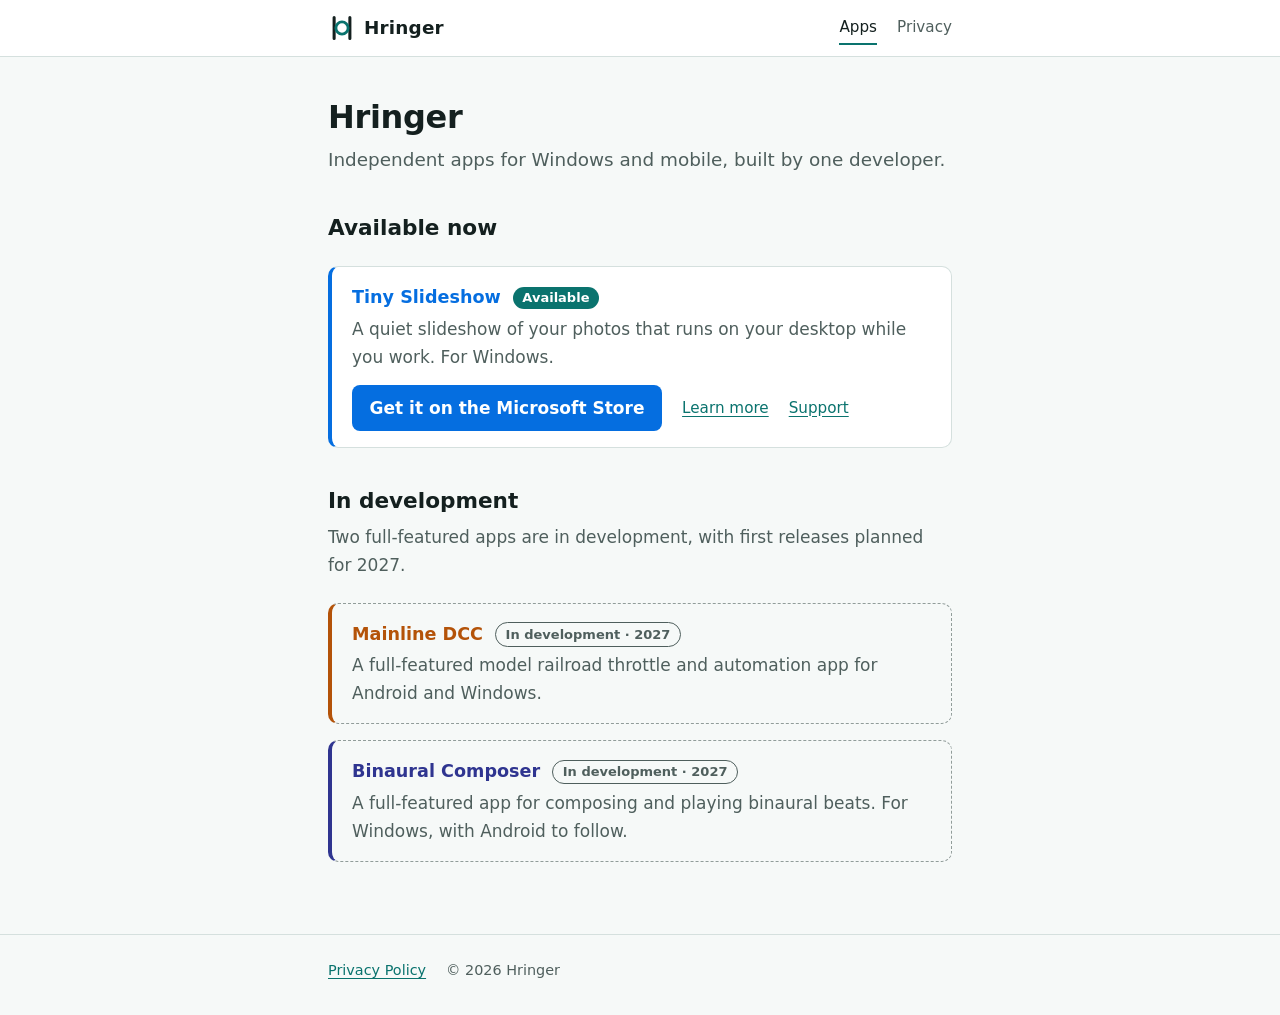
<file: index.html>
<!DOCTYPE html>
<html lang="en">
<head>
  <meta charset="UTF-8">
  <meta name="viewport" content="width=device-width, initial-scale=1.0">
  <meta name="description" content="Independent apps for Windows and mobile, built by one developer.">
  <title>Hringer</title>
  <link rel="icon" href="/assets/hringer-tile.svg" type="image/svg+xml">
  <link rel="icon" href="/favicon.ico" sizes="48x48">
  <link rel="apple-touch-icon" href="/assets/apple-touch-icon.png">
  <link rel="stylesheet" href="/assets/site.css">
</head>
<body>
  <header class="site-header">
    <div class="site-header__inner">
      <a class="brand" href="/"><img src="/assets/hringer-mark.svg" alt=""> Hringer</a>
      <nav class="site-nav" aria-label="Site">
      <a href="/" aria-current="page">Apps</a>
      <a href="/privacy">Privacy</a>
      </nav>
    </div>
  </header>
  <main class="site-main">
    <h1>Hringer</h1>
    <p class="tagline">Independent apps for Windows and mobile, built by one developer.</p>

    <h2 id="available">Available now</h2>
    <ul class="cards">
      <li><div class="card" data-product="tiny-slideshow">
        <div class="card__head"><span class="card__title">Tiny Slideshow</span><span class="status status--available">Available</span></div>
        <span class="card__desc">A quiet slideshow of your photos that runs on your desktop while you work. For Windows.</span>
        <p class="card__actions"><a class="button" href="https://apps.microsoft.com/detail/9ND55R7XN4SM">Get it on the Microsoft Store</a><a href="https://tiny-slideshow.hringer.com">Learn more</a><a href="https://tiny-slideshow.hringer.com/support">Support</a></p>
      </div></li>
    </ul>

    <h2 id="in-development">In development</h2>
    <p class="lead">Two full-featured apps are in development, with first releases planned for 2027.</p>
    <ul class="cards">
      <li><a class="card card--soon" data-product="mainline-dcc" href="https://mainline-dcc.hringer.com"><span class="card__head"><span class="card__title">Mainline DCC</span><span class="status status--soon">In development &middot; 2027</span></span><span class="card__desc">A full-featured model railroad throttle and automation app for Android and Windows.</span></a></li>
      <li><a class="card card--soon" data-product="binaural-composer" href="https://binaural-composer.hringer.com"><span class="card__head"><span class="card__title">Binaural Composer</span><span class="status status--soon">In development &middot; 2027</span></span><span class="card__desc">A full-featured app for composing and playing binaural beats. For Windows, with Android to follow.</span></a></li>
    </ul>
  </main>
  <footer class="site-footer">
    <div class="site-footer__inner">
      <a href="/privacy">Privacy Policy</a>
      <span>© 2026 Hringer</span>
    </div>
  </footer>
</body>
</html>
</file>
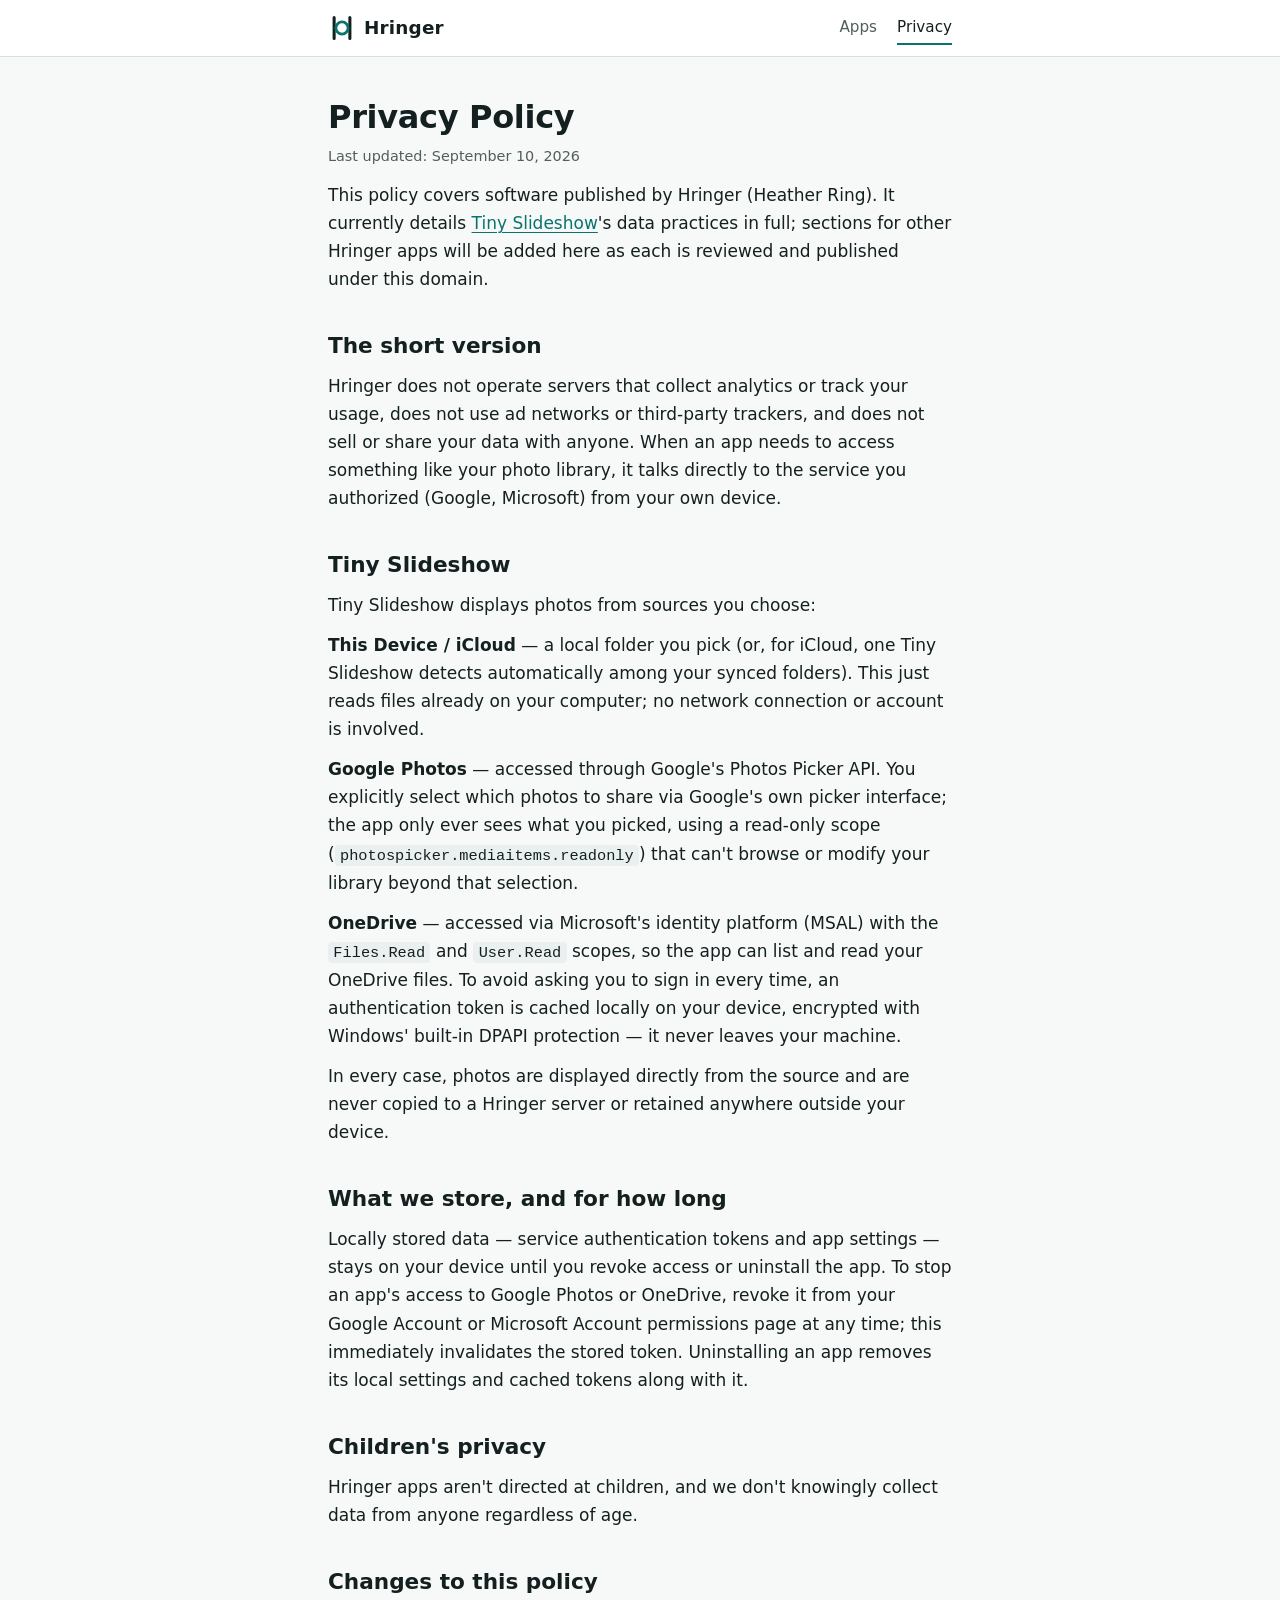
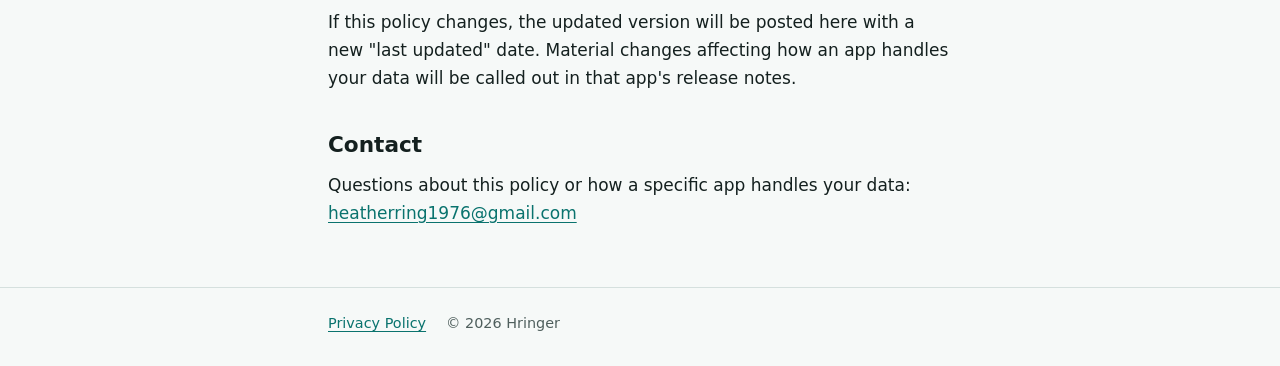
<file: privacy/index.html>
<!DOCTYPE html>
<html lang="en">
<head>
  <meta charset="UTF-8">
  <meta name="viewport" content="width=device-width, initial-scale=1.0">
  <meta name="description" content="Privacy policy for software published by Hringer.">
  <title>Privacy Policy — Hringer</title>
  <link rel="icon" href="/assets/hringer-tile.svg" type="image/svg+xml">
  <link rel="icon" href="/favicon.ico" sizes="48x48">
  <link rel="apple-touch-icon" href="/assets/apple-touch-icon.png">
  <link rel="stylesheet" href="/assets/site.css">
</head>
<body>
  <header class="site-header">
    <div class="site-header__inner">
      <a class="brand" href="/"><img src="/assets/hringer-mark.svg" alt=""> Hringer</a>
      <nav class="site-nav" aria-label="Site">
      <a href="/">Apps</a>
      <a href="/privacy" aria-current="page">Privacy</a>
      </nav>
    </div>
  </header>
  <main class="site-main">
    <h1>Privacy Policy</h1>
    <p class="updated">Last updated: September 10, 2026</p>

    <p>This policy covers software published by Hringer (Heather Ring). It currently details
    <a href="https://tiny-slideshow.hringer.com">Tiny Slideshow</a>'s data practices in full; sections
    for other Hringer apps will be added here as each is reviewed and published under this domain.</p>

    <h2>The short version</h2>
    <p>Hringer does not operate servers that collect analytics or track your usage, does not use
    ad networks or third-party trackers, and does not sell or share your data with anyone. When an
    app needs to access something like your photo library, it talks directly to the service you
    authorized (Google, Microsoft) from your own device.</p>

    <h2>Tiny Slideshow</h2>
    <p>Tiny Slideshow displays photos from sources you choose:</p>
    <p><strong>This Device / iCloud</strong> — a local folder you pick (or, for iCloud, one Tiny
    Slideshow detects automatically among your synced folders). This just reads files already on
    your computer; no network connection or account is involved.</p>
    <p><strong>Google Photos</strong> — accessed through Google's Photos Picker API. You explicitly
    select which photos to share via Google's own picker interface; the app only ever sees what you
    picked, using a read-only scope (<code>photospicker.mediaitems.readonly</code>) that can't
    browse or modify your library beyond that selection.</p>
    <p><strong>OneDrive</strong> — accessed via Microsoft's identity platform (MSAL) with the
    <code>Files.Read</code> and <code>User.Read</code> scopes, so the app can list and read your
    OneDrive files. To avoid asking you to sign in every time, an authentication token is cached
    locally on your device, encrypted with Windows' built-in DPAPI protection — it never leaves
    your machine.</p>
    <p>In every case, photos are displayed directly from the source and are never copied to a
    Hringer server or retained anywhere outside your device.</p>

    <h2>What we store, and for how long</h2>
    <p>Locally stored data — service authentication tokens and app settings — stays on your device
    until you revoke access or uninstall the app. To stop an app's access to Google Photos or
    OneDrive, revoke it from your Google Account or Microsoft Account permissions page at any time;
    this immediately invalidates the stored token. Uninstalling an app removes its local settings
    and cached tokens along with it.</p>

    <h2>Children's privacy</h2>
    <p>Hringer apps aren't directed at children, and we don't knowingly collect data from anyone
    regardless of age.</p>

    <h2>Changes to this policy</h2>
    <p>If this policy changes, the updated version will be posted here with a new "last updated"
    date. Material changes affecting how an app handles your data will be called out in that app's
    release notes.</p>

    <h2>Contact</h2>
    <p>Questions about this policy or how a specific app handles your data:
    <a href="mailto:heatherring1976@gmail.com">heatherring1976@gmail.com</a></p>
  </main>
  <footer class="site-footer">
    <div class="site-footer__inner">
      <a href="/privacy">Privacy Policy</a>
      <span>© 2026 Hringer</span>
    </div>
  </footer>
</body>
</html>
</file>
<file: assets/site.css>
/*
 * Hringer shared stylesheet — v0.5
 * Served from https://hringer.com/assets/site.css and linked by every Hringer site.
 *
 * Rules:
 *  - Pages carry NO inline <style> blocks. Layout/look lives here.
 *  - System fonts only, no external requests (matches the privacy policy: no third parties).
 *  - Colors come from the --hr-* tokens below. Never hard-code a color in a page.
 *  - A product site may override --hr-product (its accent) on <body>, nothing else.
 */

:root {
  color-scheme: light dark;

  /* Color — light */
  --hr-bg:        #f6f9f8;
  --hr-surface:   #ffffff;
  --hr-text:      #14201f;
  --hr-muted:     #4f5f5d;
  --hr-border:    #d5e0de;
  --hr-accent:    #0a736e;   /* the teal ring */
  --hr-accent-hover: #075a56;
  --hr-on-accent: #ffffff;
  --hr-focus:     #0a736e;
  --hr-code-bg:   #eaf0ef;

  /* Per-product accent hook (defaults to the brand accent) */
  --hr-product: var(--hr-accent);
  --hr-on-product: var(--hr-on-accent);

  /* Type */
  --hr-font: system-ui, -apple-system, "Segoe UI", Roboto, "Helvetica Neue", Arial, sans-serif;
  --hr-mono: ui-monospace, "Cascadia Mono", Consolas, Menlo, monospace;

  /* Scale */
  --hr-measure: 42rem;
  --hr-radius: 10px;
  --hr-gap: 1rem;
}

/* Per-product accents. Put data-product="<id>" on <body> (product site) or on a hub card.
   Used for the nav underline, card edge, title rule, card title and primary button. */
[data-product="tiny-slideshow"] { --hr-product: #056ee0; --hr-on-product: #ffffff; }
[data-product="mainline-dcc"]   { --hr-product: #b45309; --hr-on-product: #ffffff; }
[data-product="binaural-composer"] { --hr-product: #2f3590; --hr-on-product: #ffffff; }

@media (prefers-color-scheme: dark) {
  :root {
    --hr-bg:        #0d1514;
    --hr-surface:   #141e1d;
    --hr-text:      #e4eceb;
    --hr-muted:     #9db0ad;
    --hr-border:    #253433;
    --hr-accent:    #4fd1c5;
    --hr-accent-hover: #7fe3da;
    --hr-on-accent: #06201e;
    --hr-focus:     #4fd1c5;
    --hr-code-bg:   #1b2827;
  }

  [data-product="tiny-slideshow"] { --hr-product: #5aa5ff; --hr-on-product: #022852; }
  [data-product="mainline-dcc"]   { --hr-product: #f5a524; --hr-on-product: #1b1200; }
  [data-product="binaural-composer"] { --hr-product: #939cff; --hr-on-product: #0b0e3a; }
}

*, *::before, *::after { box-sizing: border-box; }

html { -webkit-text-size-adjust: 100%; }

body {
  margin: 0;
  background: var(--hr-bg);
  color: var(--hr-text);
  font-family: var(--hr-font);
  font-size: 1.0625rem;
  line-height: 1.65;
}

/* ---------- Layout ---------- */

.site-header {
  border-bottom: 1px solid var(--hr-border);
  background: var(--hr-surface);
}
.site-header__inner,
.site-main,
.site-footer__inner {
  max-width: var(--hr-measure);
  margin: 0 auto;
  padding-left: 1.5rem;
  padding-right: 1.5rem;
}
.site-header__inner {
  display: flex;
  align-items: center;
  justify-content: space-between;
  gap: var(--hr-gap);
  min-height: 3.5rem;
  flex-wrap: wrap;
  padding-top: 0.5rem;
  padding-bottom: 0.5rem;
}
.site-main { padding-top: 2.5rem; padding-bottom: 3rem; }

.brand {
  display: inline-flex;
  align-items: center;
  gap: 0.5rem;
  color: var(--hr-text);
  font-weight: 700;
  font-size: 1.15rem;
  letter-spacing: 0.01em;
  text-decoration: none;
}
.brand img, .brand svg { width: 1.75rem; height: 1.75rem; display: block; }

.site-nav { display: flex; flex-wrap: wrap; gap: 0.25rem 1.25rem; font-size: 0.95rem; }
.site-nav a { color: var(--hr-muted); text-decoration: none; padding: 0.25rem 0; }
.site-nav a:hover { color: var(--hr-text); }
.site-nav a[aria-current="page"] { color: var(--hr-text); box-shadow: inset 0 -2px 0 var(--hr-product); }

.site-footer { border-top: 1px solid var(--hr-border); color: var(--hr-muted); font-size: 0.9rem; }
.site-footer__inner { padding-top: 1.5rem; padding-bottom: 2rem; display: flex; flex-wrap: wrap; gap: 0.25rem 1.25rem; }

/* ---------- Typography ---------- */

h1, h2, h3 { line-height: 1.25; margin: 0; }
h1 { font-size: 2rem; letter-spacing: -0.01em; }
h2 { font-size: 1.35rem; margin-top: 2.5rem; margin-bottom: 0.5rem; }
h3 { font-size: 1.1rem; margin-top: 1.75rem; margin-bottom: 0.25rem; }
p, ul, ol { margin: 0.75rem 0; }

.tagline { color: var(--hr-muted); font-size: 1.15rem; margin-top: 0.5rem; }
.updated { color: var(--hr-muted); font-size: 0.9rem; margin-top: 0.5rem; }

a { color: var(--hr-accent); text-underline-offset: 0.18em; }
a:hover { color: var(--hr-accent-hover); }
:focus-visible { outline: 3px solid var(--hr-focus); outline-offset: 2px; border-radius: 3px; }

code {
  font-family: var(--hr-mono);
  font-size: 0.9em;
  background: var(--hr-code-bg);
  padding: 0.1em 0.35em;
  border-radius: 4px;
  overflow-wrap: anywhere;
}

/* ---------- Components ---------- */

/* Hero block at the top of a page: <header class="page-title"> */
.page-title { padding-bottom: 0.5rem; border-bottom: 3px solid var(--hr-product); display: inline-block; padding-right: 1.5rem; }
.page-title h1 { display: inline; }

/* Product list on the hub: <ul class="cards"><li><a class="card">…</a></li></ul> */
.cards { list-style: none; padding: 0; margin: 1.5rem 0; display: grid; gap: var(--hr-gap); }
.card {
  display: block;
  background: var(--hr-surface);
  border: 1px solid var(--hr-border);
  border-left: 4px solid var(--hr-product);
  border-radius: var(--hr-radius);
  padding: 1rem 1.25rem;
  color: var(--hr-text);
  text-decoration: none;
}
.card:hover { border-color: var(--hr-product); }
.card__title { display: block; font-weight: 700; color: var(--hr-product); font-size: 1.1rem; }
.card__desc { display: block; color: var(--hr-muted); margin-top: 0.15rem; }

/* Emphasized block, e.g. the support email address: <p class="callout"> */
.callout {
  background: var(--hr-surface);
  border: 1px solid var(--hr-border);
  border-radius: var(--hr-radius);
  padding: 1rem 1.25rem;
  font-size: 1.15rem;
  overflow-wrap: anywhere;
}
.callout .note { display: block; margin-top: 0.4rem; font-size: 0.875rem; color: var(--hr-muted); }

/* Link styled as a button: <a class="button" href="mailto:…"> */
.button {
  display: inline-block;
  background: var(--hr-product);
  color: var(--hr-on-product);
  font-weight: 600;
  text-decoration: none;
  padding: 0.55rem 1.1rem;
  border-radius: 8px;
}
.button:hover { filter: brightness(0.9); color: var(--hr-on-product); }

/* Screenshots: <figure class="shot"><img src="…" alt="…" width="…" height="…"><figcaption>…</figcaption></figure>
   Wrap several in <div class="shots"> for a stacked gallery. Always give width/height and descriptive alt. */
img { max-width: 100%; height: auto; }
.shots { display: grid; gap: 1.75rem; margin: 1.5rem 0; }
.shot { margin: 1.5rem 0; }
.shots .shot { margin: 0; }
.shot img {
  display: block;
  width: 100%;
  border: 1px solid var(--hr-border);
  border-radius: var(--hr-radius);
  background: var(--hr-surface);
}
.shot figcaption { margin-top: 0.5rem; color: var(--hr-muted); font-size: 0.9rem; }

/* Status pill (added v0.5). Always carries text, so status never relies on color alone.
   <span class="status status--available">Available</span>
   <span class="status status--soon">In development &middot; 2027</span> */
.status {
  display: inline-block;
  font-size: 0.8125rem;
  font-weight: 700;
  line-height: 1;
  padding: 0.3rem 0.6rem;
  border-radius: 999px;
  white-space: nowrap;
}
.status--available { background: var(--hr-accent); color: var(--hr-on-accent); }
.status--soon { border: 1px solid var(--hr-muted); color: var(--hr-muted); }

/* Card parts for an app with several links (added v0.5). Use <div class="card">, not <a>.
   .card__head holds the title and a status pill; .card__actions holds the button and links. */
.card__head { display: flex; flex-wrap: wrap; align-items: center; gap: 0.4rem 0.75rem; }
.card__actions { display: flex; flex-wrap: wrap; align-items: center; gap: 0.6rem 1.25rem; margin: 0.9rem 0 0; }
.card__actions a:not(.button) { font-size: 0.95rem; }

/* In-development card (added v0.5): quieter dashed outline; the left edge keeps the product accent. */
.card--soon {
  background: transparent;
  border-style: dashed;
  border-left-style: solid;
  border-color: var(--hr-muted);
  border-color: color-mix(in srgb, var(--hr-muted) 60%, transparent);
  border-left-color: var(--hr-product);
}
.card--soon:hover { border-color: var(--hr-product); }

/* Short intro line under a section heading (added v0.5) */
.lead { color: var(--hr-muted); margin-top: 0; }

/* Store badge / link row */
.actions { display: flex; flex-wrap: wrap; gap: 0.75rem; margin: 1.5rem 0; }

@media (max-width: 30rem) {
  body { font-size: 1rem; }
  h1 { font-size: 1.7rem; }
  .site-main { padding-top: 1.75rem; }
}

@media print {
  .site-header, .site-footer { display: none; }
  body { background: #fff; color: #000; }
}
</file>
